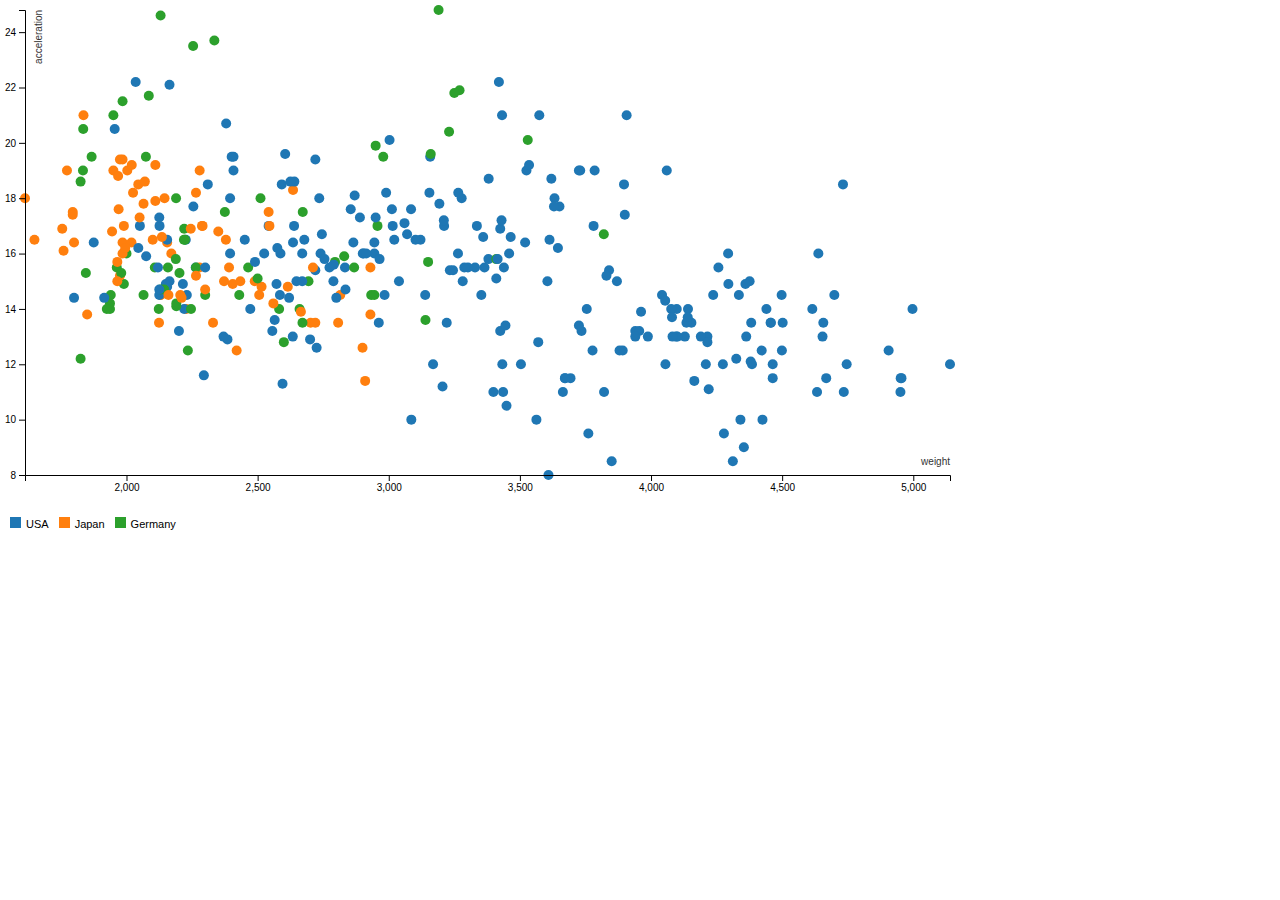
<file: d3-midterm/index.html>
<!DOCTYPE html>
<head>
  <meta charset="utf-8">
  <title>Interactive DataViz Midterm</title>
  <meta name="author" content="@clhenrick">
  <meta name="viewport" content="width=device-width, initial-scale=1">

  <!-- FYI this is an HTML comment, it will be ignored by the browser -->
  <!-- load the d3 library locally -->
  <!-- we could load the non-minified version, plain old "d3.js", for debugging purposes instead if desired -->
  <script src="./lib/d3.min.js"></script>

  <!-- Our CSS goes within the <style> tag -->
  <!-- Like JS, we could also link to an external CSS file using the <link /> tag -->
  <style>
    /* here's how we write a comment in CSS */
    body {
      margin:0;
      padding: 0;
      font-family: "Helvetica Neue", Helvetica, Arial, sans-serif;
    }

    /*
     * Styling for our legend and its child elements
     */
    .legend {
      padding: 10px;
    }

    .legend .legend-item {
      display: inline-block;
      margin-left: 10px;
    }

    .legend .legend-item:first-child {
      margin-left: 0;
    }

    .legend .color-box {
      width: 11px;
      height: 11px;
      display: inline-block;
    }

    .legend p {
      font-size: 11px;
      margin: 0;
      padding-left: 5px;
      display: inline;
    }
  </style>

</head>
<body>
  <script src="solution-1.js"></script>
  <!-- <script src="solution-2.js"></script> -->
</body>
</file>
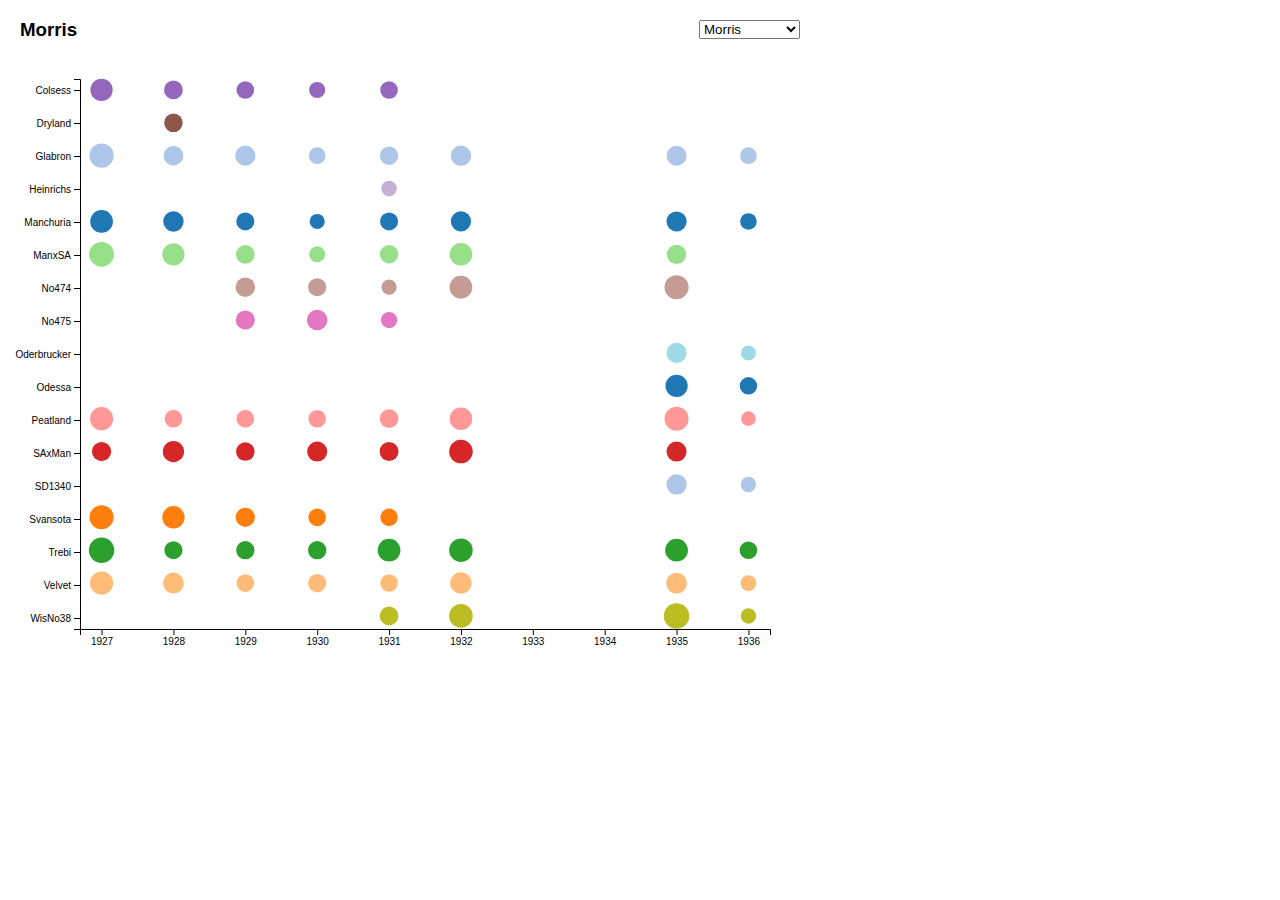
<file: d3ui-elements/index.html>
<!DOCTYPE html>
<head>
  <meta charset="utf-8">
  <title>08: D3 and UI Elements</title>
  <meta name="author" content="your name here">
  <meta name="viewport" content="width=device-width, initial-scale=1">

  <!-- FYI this is an HTML comment, it will be ignored by the browser -->
  <!-- load the d3 library locally -->
  <!-- we could load the non-minified version, plain old "d3.js", for debugging purposes instead if desired -->
  <script src="./lib/d3.min.js"></script>

  <!-- Our CSS goes within the <style> tag -->
  <!-- Like JS, we could also link to an external CSS file using the <link /> tag -->
  <link rel="stylesheet" type="text/css" href="punchcard.css" />

</head>

<!-- all visible HTML goes within the <body> tag -->
<body>
  <!-- TO DO: add script tag for your main.js file -->
  <script src="punchcard.js"></script>










</body>
</file>
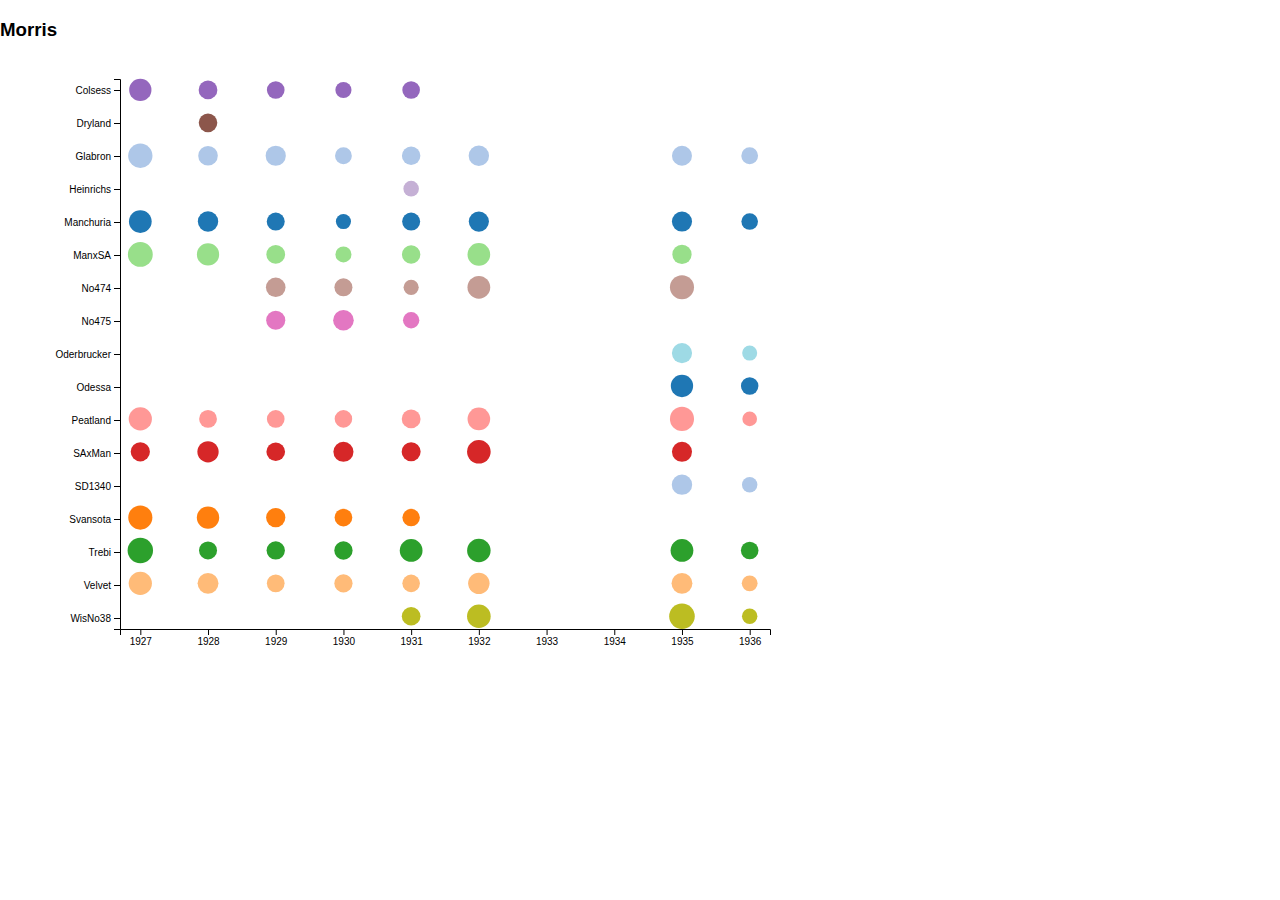
<file: general-update-pattern/index.html>
<!DOCTYPE html>
<head>
  <meta charset="utf-8">
  <title>05: General Update Pattern</title>
  <meta name="author" content="your name here">
  <meta name="viewport" content="width=device-width, initial-scale=1">

  <!-- FYI this is an HTML comment, it will be ignored by the browser -->
  <!-- load the d3 library locally -->
  <!-- we could load the non-minified version, plain old "d3.js", for debugging purposes instead if desired -->
  <script src="./lib/d3.min.js"></script>

  <!-- Our CSS goes within the <style> tag -->
  <!-- Like JS, we could also link to an external CSS file using the <link /> tag -->
  <style>
    /* here's how we write a comment in CSS */
    body {
      margin:0;
      padding: 0;
      font-family: "Helvetica Neue", Helvetica, Arial, sans-serif;
    }
  </style>

</head>

<!-- all visible HTML goes within the <body> tag -->
<body>
  <!-- TO DO: add script tags for your main.js and data/barley.js files,
  make sure they appear in the correct order! -->
  <script src="data/barley.js"></script>
  <script src="main.js"></script>
</body>
</file>
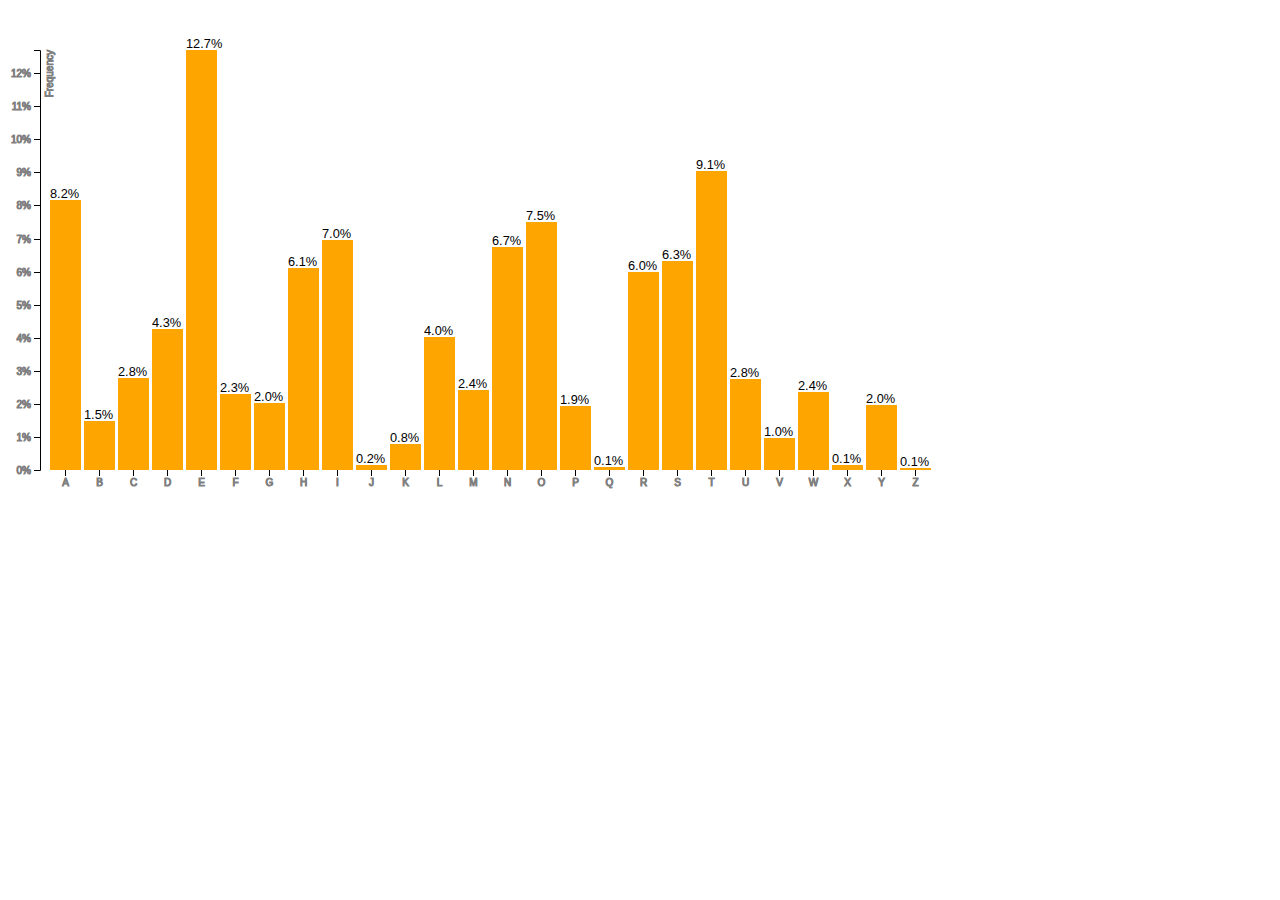
<file: svg-selections/index.html>
<!DOCTYPE html>
<head>
  <meta charset="utf-8">
  <title>04: SVG, Selections, Data Binding</title>
  <meta name="author" content="your name here">
  <meta name="viewport" content="width=device-width, initial-scale=1">

  <!-- FYI this is an HTML comment, it will be ignored by the browser -->
  <!-- load the d3 library locally -->
  <!-- we could load the non-minified version, plain old "d3.js", for debugging purposes instead if desired -->
  <script src="./d3.min.js"></script>

  <!-- Our CSS goes within the <style> tag -->
  <!-- Like JS, we could also link to an external CSS file using the <link /> tag -->
  <style>

    /* here's how we write a comment in CSS */
    body {
      margin:0;
      padding: 0;
      font-family: "Helvetica Neue", Helvetica, Arial, sans-serif;
    }

   text {
    fill: #000;
   }

   .axis {
    stroke: grey;
   }

   .axis--x path{
    display: none;
   }
   /* parent - child */

   .axis--y path{
    display: none;
   }

   .bar {
    fill: orange;
   }

   .bar-label {
    font-size: 0.8em;
   }



  </style>


</head>

<!-- all visible HTML goes within the <body> tag -->
<body>

  <!-- any html goes ABOVE the script tag below, this includes <canvas>, <svg>, <div>, etc. -->

    <!-- link to dataset -->
    <script src="data.js">
    </script>

  <script src="main.js">
    // js code either goes in here, or we use a link to an external js file
   
// svg: not an image
// canvas: pixal

  </script>

</body>
</file>
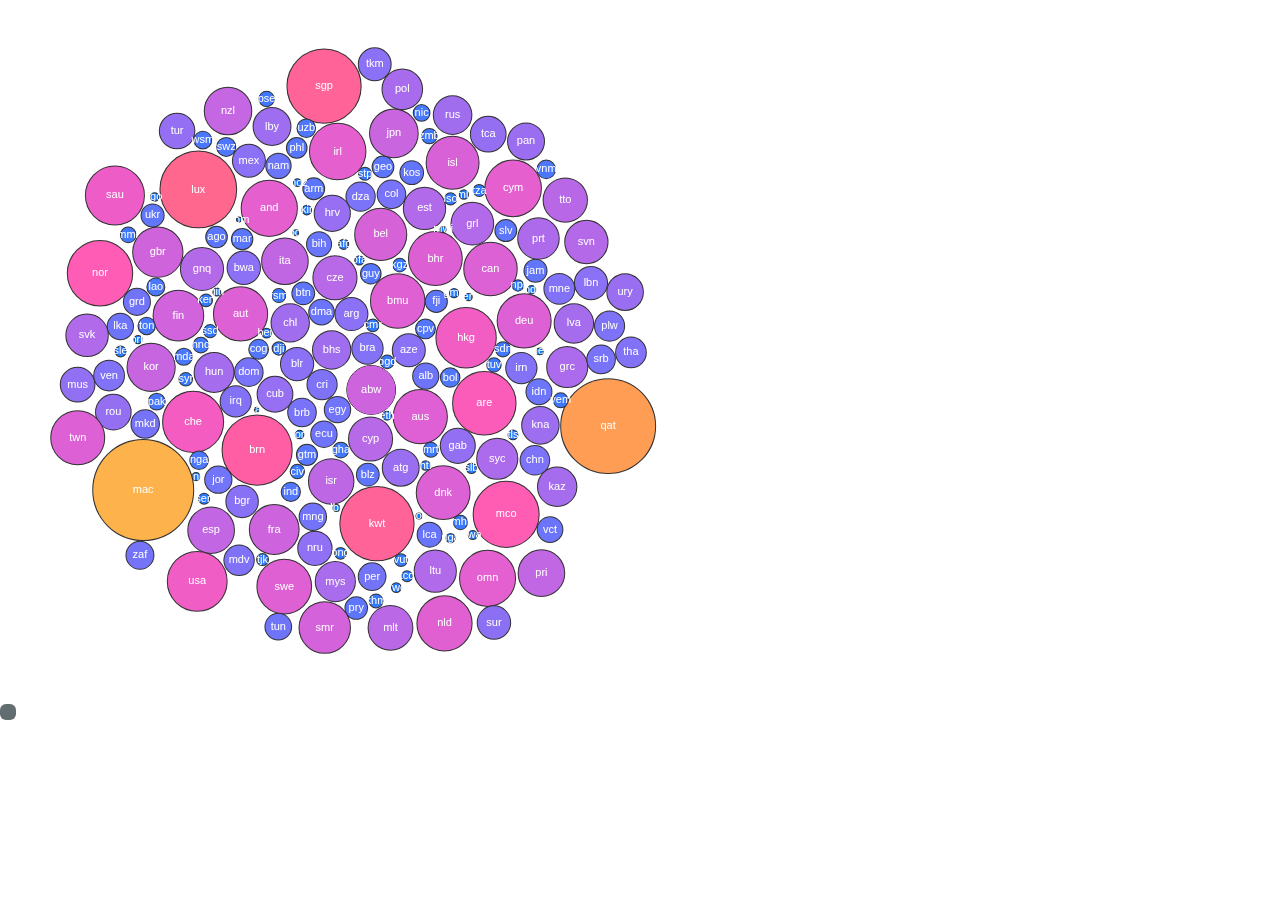
<file: use-d3-force/index.html>
<!DOCTYPE html>
<head>
  <meta charset="utf-8">
  <title>10: Use the D3 Force</title>
  <meta name="author" content="your name here">
  <meta name="viewport" content="width=device-width, initial-scale=1">

  <!-- FYI this is an HTML comment, it will be ignored by the browser -->
  <!-- load the d3 library locally -->
  <!-- we could load the non-minified version, plain old "d3.js", for debugging purposes instead if desired -->
  <script src="./lib/d3.min.js"></script>
  <link href="main.css" rel="stylesheet" />

</head>

<!-- all visible HTML goes within the <body> tag -->
<body>
  <!-- <svg width="700" height="700"></svg> -->
  <canvas></canvas>
  <!-- TO DO: add script tags for your main.js file -->
  <!-- <script src="main.js"></script> -->
  <script src="canvas.js"></script>
</body>









<!--  -->
</file>
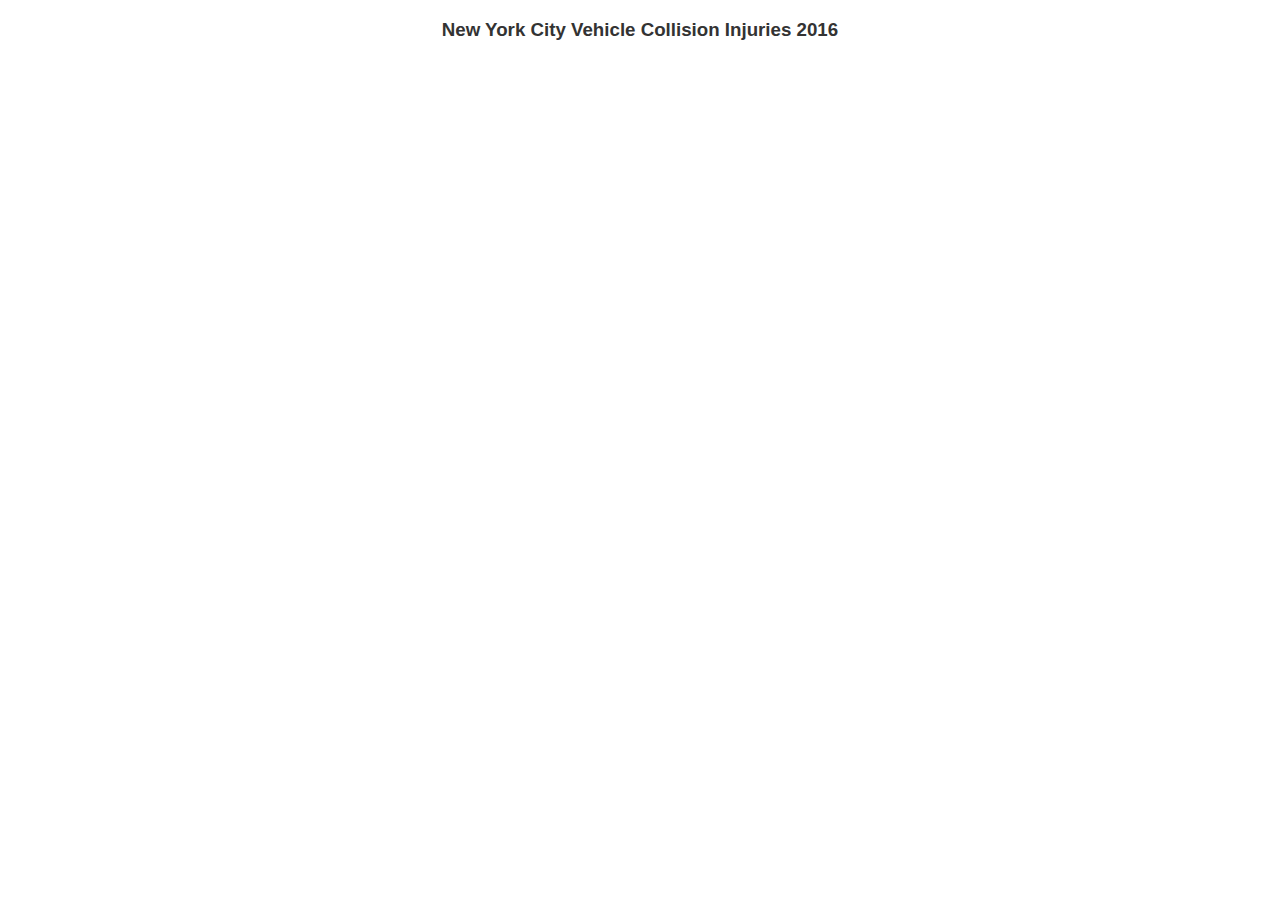
<file: use_color_d3/index.html>
<!DOCTYPE html>
<head>
  <meta charset="utf-8">
  <title>09: Using Color with D3</title>
  <meta name="author" content="your name here">
  <meta name="viewport" content="width=device-width, initial-scale=1">

  <!-- FYI this is an HTML comment, it will be ignored by the browser -->
  <!-- load the d3 library locally -->
  <!-- we could load the non-minified version, plain old "d3.js", for debugging purposes instead if desired -->
  <script src="./lib/d3.min.js"></script>
  <script src="https://d3js.org/d3-scale-chromatic.v1.min.js"></script>

  <!-- Our CSS goes within the <style> tag -->
  <!-- Like JS, we could also link to an external CSS file using the <link /> tag -->
  <style>
    /* here's how we write a comment in CSS */
    body {
      margin:0;
      padding: 0;
      font-family: "Helvetica Neue", Helvetica, Arial, sans-serif;
      text-align: center;
    }

    .timeLabel,
    .dayLabel {
      font-size: 16px;
      fill: #AAA;
      font-weight: 300;
    }

    .legend-title {
      font-size: 11px;
    }

    .no-axis path,
    .no-axis .tick,
    .no-axis line {
      fill: none;
      stroke: none;
    }
  </style>

</head>

<!-- all visible HTML goes within the <body> tag -->
<body>
  <!-- TO DO: add script tags for your main.js file -->
  <script src="main.js"></script>
</body>
</file>
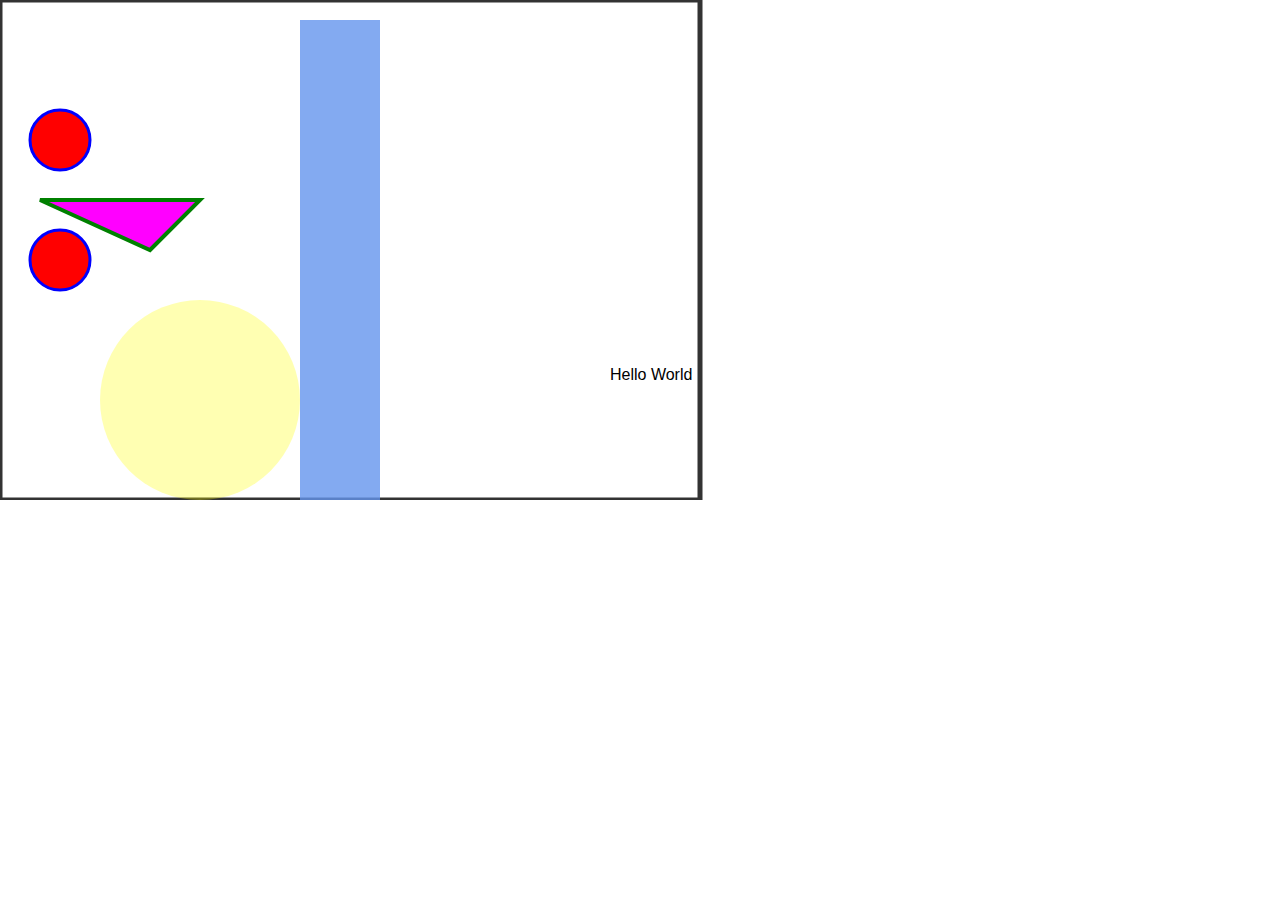
<file: svg-selections/index-check-out-later.html>
<!DOCTYPE html>
<head>
  <meta charset="utf-8">
  <title>04: SVG, Selections, Data Binding</title>
  <meta name="author" content="your name here">
  <meta name="viewport" content="width=device-width, initial-scale=1">

  <!-- FYI this is an HTML comment, it will be ignored by the browser -->
  <!-- load the d3 library locally -->
  <!-- we could load the non-minified version, plain old "d3.js", for debugging purposes instead if desired -->
  <script src="./d3.min.js"></script>

  <!-- Our CSS goes within the <style> tag -->
  <!-- Like JS, we could also link to an external CSS file using the <link /> tag -->
  <style>

    /* here's how we write a comment in CSS */
    body {
      margin:0;
      padding: 0;
      font-family: "Helvetica Neue", Helvetica, Arial, sans-serif;
    }

  </style>

</head>

<!-- all visible HTML goes within the <body> tag -->
<body>

  <!-- any html goes ABOVE the script tag below, this includes <canvas>, <svg>, <div>, etc. -->

    <svg width="720" height="500"> <!-- the area we draw-->

      <!--created a circle-->
      <circle cx="60" cy="80" r="30" fill="orange" stroke="blue" stroke-width="3" ><!--attributes-->
      </circle> 
      <circle cx="60" cy="140" r="30" fill="red" stroke="blue" stroke-width="3"></circle>
      <circle cx="60" cy="200" r="30" fill="orange" stroke="blue" stroke-width="3"></circle>
      <circle cx="60" cy="260" r="30" fill="red" stroke="blue" stroke-width="3"></circle>
      <circle cx="180" cy="80" r="30" fill="orange" stroke="blue" stroke-width="3"></circle>


      <!--created a rectangle-->
      <rect width="700" height="500" stroke="#333" stroke-width="5" fill="none"> 
      </rect>

      <!--created a path-->
      <!--first move, then draw a line.-->
      <path d="M 40 200 L 200 200 L 150 250 Z" fill="magenta" stroke="green" stroke-width="4">
      </path>


      <!--group things-->
      <!--all of these things could ONLY be used within svg-->
      <!--transform/translate -->
      <g transform="translate(0,350)">
        <!--give the text-->
        <text x="610" y="30" style="font-family: Arial;"> Hello World</text>
        <!--create another circle-->
        <circle cx="200" cy="50" r="100" opacity="0.3" fill= "yellow"></circle>

      </g>

    </svg>  

  <script>
    // js code either goes in here, or we use a link to an external js file
    d3.selectAll('circle').filter(function(d){
      return d3.select(this).attr('fill') == "orange";
      // get or set. if we don't set, then we get  the value.
    })
    .remove();
    // remove all fill with red circles

    d3.select('svg')
      .append('rect')
      .attr('x', 300)
      .attr('y', 20)
      .attr('width', 80)
      .attr('height', 500)
      .attr('fill', "cornflowerblue")
      .attr('opacity', 0.8)

  </script>

</body>
</file>
<file: d3ui-elements/punchcard.css>
body {
  margin:0;
  padding: 0;
  font-family: "Helvetica Neue", Helvetica, Arial, sans-serif;
}

h3 {
  margin-left: 20px;
}

div.header {
  display: flex;
  justify-content: space-between;
  align-items: center;
}
</file>
<file: use-d3-force/main.css>
/* here's how we write a comment in CSS */
body {
  margin:0;
  padding: 0;
  font-family: "Helvetica Neue", Helvetica, Arial, sans-serif;
}
</file>
